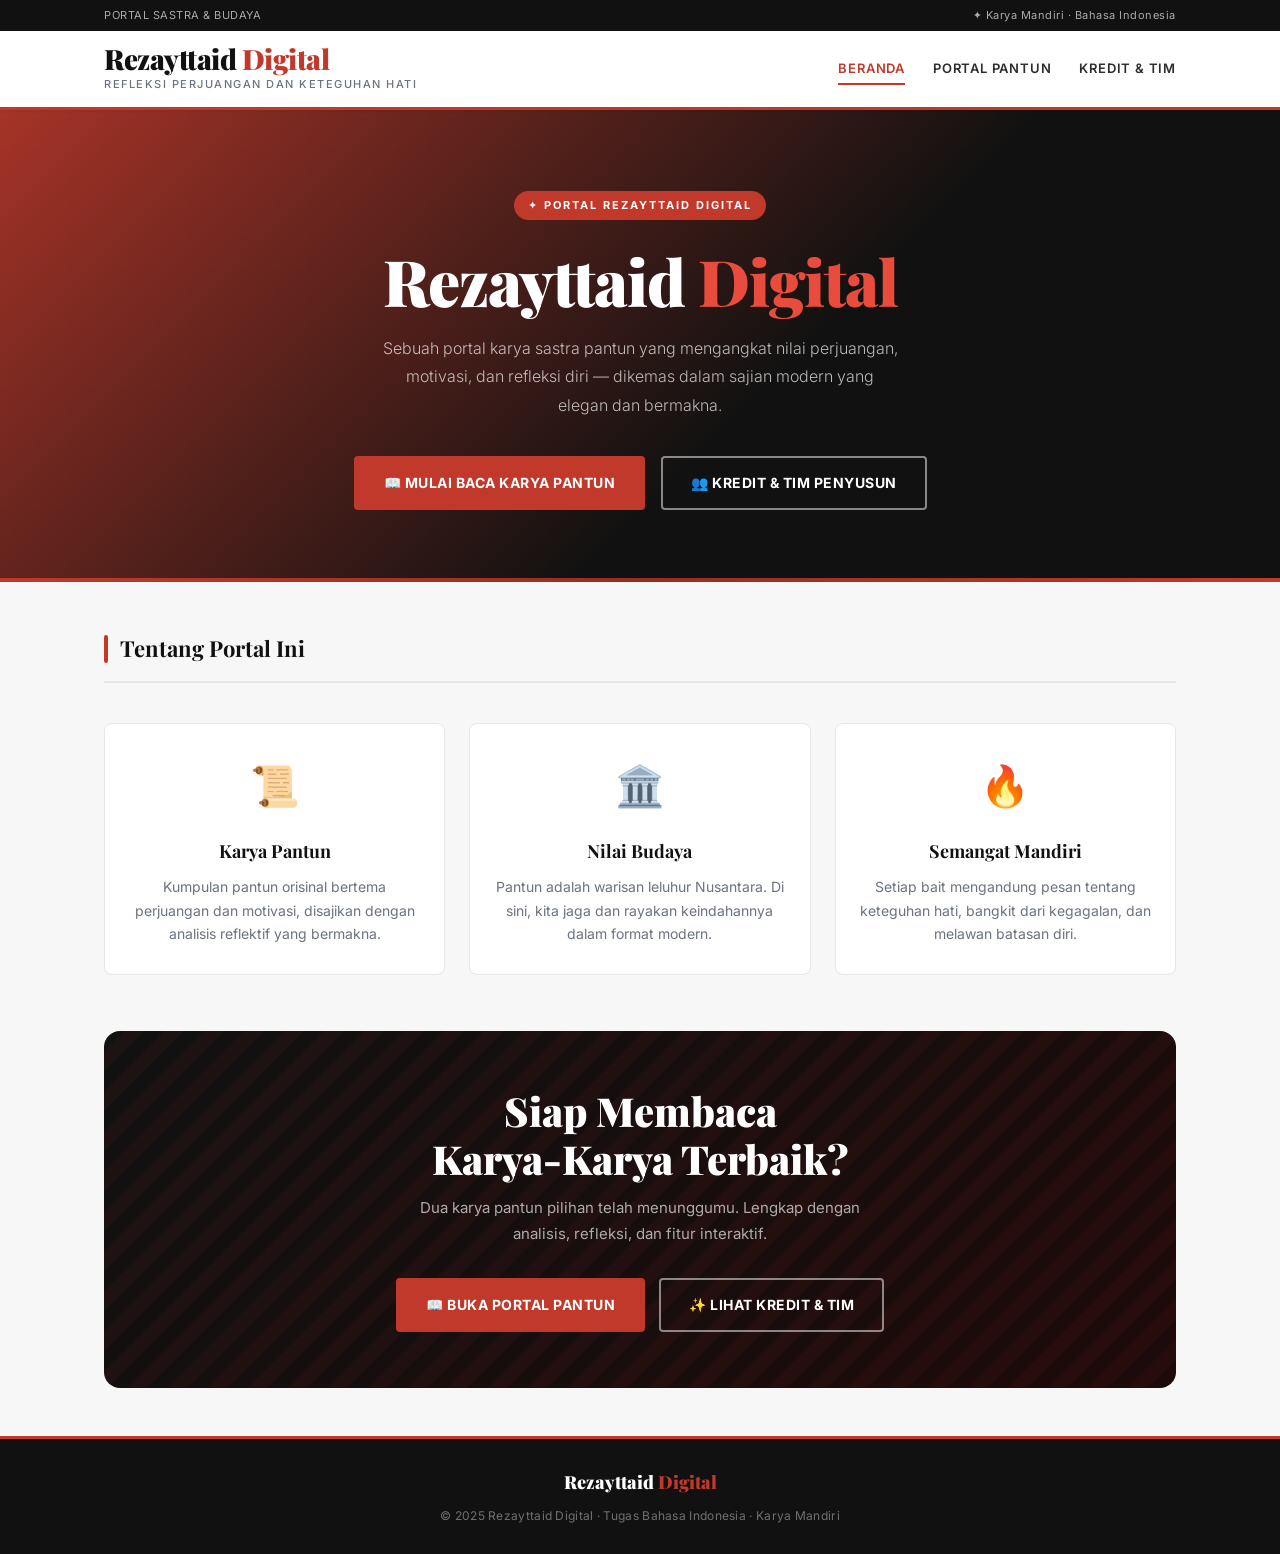
<file: public/index.html>
﻿<!DOCTYPE html>
<html lang="id">
<head>
  <meta charset="UTF-8" />
  <meta name="viewport" content="width=device-width, initial-scale=1.0" />
  <meta name="description" content="Rezayttaid Digital — Portal karya sastra dan pantun perjuangan. Refleksi, motivasi, dan keteguhan hati dalam rangkaian kata." />
  <meta name="theme-color" content="#c0392b" />

  <!-- Open Graph -->
  <meta property="og:title" content="Rezayttaid Digital" />
  <meta property="og:description" content="Refleksi Perjuangan dan Keteguhan Hati" />
  <meta property="og:type" content="website" />

  <title>Rezayttaid Digital — Refleksi Perjuangan dan Keteguhan Hati</title>
  <link rel="stylesheet" href="style.css" />

  <!-- Favicon inline SVG -->
  <link rel="icon" href="data:image/svg+xml,<svg xmlns='http://www.w3.org/2000/svg' viewBox='0 0 100 100'><text y='.9em' font-size='90'>📖</text></svg>" />
</head>
<body>

  <!-- ====== SITE HEADER ====== -->
  <header class="site-header" role="banner">
    <div class="header-top">
      <div class="header-top-inner">
        <span class="header-date" id="headerDate">Portal Sastra & Budaya</span>
        <span class="header-tagline-top">✦ Karya Mandiri · Bahasa Indonesia</span>
      </div>
    </div>
    <div class="header-main">
      <a href="index.html" class="site-logo" aria-label="Beranda Rezayttaid Digital">
        <span class="logo-name">Rezayttaid<span> Digital</span></span>
        <span class="logo-tagline">Refleksi Perjuangan dan Keteguhan Hati</span>
      </a>
      <nav class="site-nav" aria-label="Navigasi utama">
        <a href="index.html" class="nav-link">Beranda</a>
        <a href="portal.html" class="nav-link">Portal Pantun</a>
        <a href="credit.html" class="nav-link">Kredit & Tim</a>
      </nav>
      <button class="nav-toggle" aria-label="Buka menu" aria-expanded="false" aria-controls="siteNav">
        <span></span>
        <span></span>
        <span></span>
      </button>
    </div>
  </header>

  <!-- ====== HERO SECTION ====== -->
  <section class="hero" aria-labelledby="heroTitle">
    <div class="hero-inner">
      <span class="hero-badge">✦ Portal Rezayttaid Digital</span>
      <h1 class="hero-title" id="heroTitle">
        Rezayttaid<span> Digital</span>
      </h1>
      <p class="hero-subtitle">
        Sebuah portal karya sastra pantun yang mengangkat nilai
        perjuangan, motivasi, dan refleksi diri — dikemas dalam
        sajian modern yang elegan dan bermakna.
      </p>
      <div class="hero-buttons">
        <a href="portal.html" class="btn btn-primary">
          📖 Mulai Baca Karya Pantun
        </a>
        <a href="credit.html" class="btn btn-secondary">
          👥 Kredit &amp; Tim Penyusun
        </a>
      </div>
    </div>
  </section>

  <!-- ====== MAIN CONTENT ====== -->
  <main class="main-content" id="main">

    <!-- Feature highlights -->
    <section aria-labelledby="featuresHeading">
      <div class="section-heading">
        <div class="section-heading-bar" aria-hidden="true"></div>
        <h2 id="featuresHeading">Tentang Portal Ini</h2>
      </div>

      <div class="features-grid">
        <div class="feature-card">
          <span class="feature-icon" aria-hidden="true">📜</span>
          <h3>Karya Pantun</h3>
          <p>Kumpulan pantun orisinal bertema perjuangan dan motivasi, disajikan dengan analisis reflektif yang bermakna.</p>
        </div>
        <div class="feature-card">
          <span class="feature-icon" aria-hidden="true">🏛️</span>
          <h3>Nilai Budaya</h3>
          <p>Pantun adalah warisan leluhur Nusantara. Di sini, kita jaga dan rayakan keindahannya dalam format modern.</p>
        </div>
        <div class="feature-card">
          <span class="feature-icon" aria-hidden="true">🔥</span>
          <h3>Semangat Mandiri</h3>
          <p>Setiap bait mengandung pesan tentang keteguhan hati, bangkit dari kegagalan, dan melawan batasan diri.</p>
        </div>
      </div>
    </section>

    <!-- CTA Section -->
    <section class="cta-section" aria-labelledby="ctaHeading">
      <h2 class="cta-title" id="ctaHeading">
        Siap Membaca<br>Karya-Karya Terbaik?
      </h2>
      <p class="cta-subtitle">
        Dua karya pantun pilihan telah menunggumu. Lengkap dengan
        analisis, refleksi, dan fitur interaktif.
      </p>
      <div class="cta-buttons">
        <a href="portal.html" class="btn btn-primary">
          📖 Buka Portal Pantun
        </a>
        <a href="credit.html" class="btn btn-secondary">
          ✨ Lihat Kredit & Tim
        </a>
      </div>
    </section>

  </main>

  <!-- ====== FOOTER ====== -->
  <footer class="site-footer" role="contentinfo">
    <div class="footer-inner">
      <div class="footer-logo">Rezayttaid<span> Digital</span></div>
      <p class="footer-text">
        &copy; 2025 Rezayttaid Digital · Tugas Bahasa Indonesia · Karya Mandiri
      </p>
    </div>
  </footer>

  <!-- Scroll to top button -->
  <button class="scroll-top" id="scrollTop" aria-label="Kembali ke atas">↑</button>

  <script src="main.js"></script>
</body>
</html>
</file>
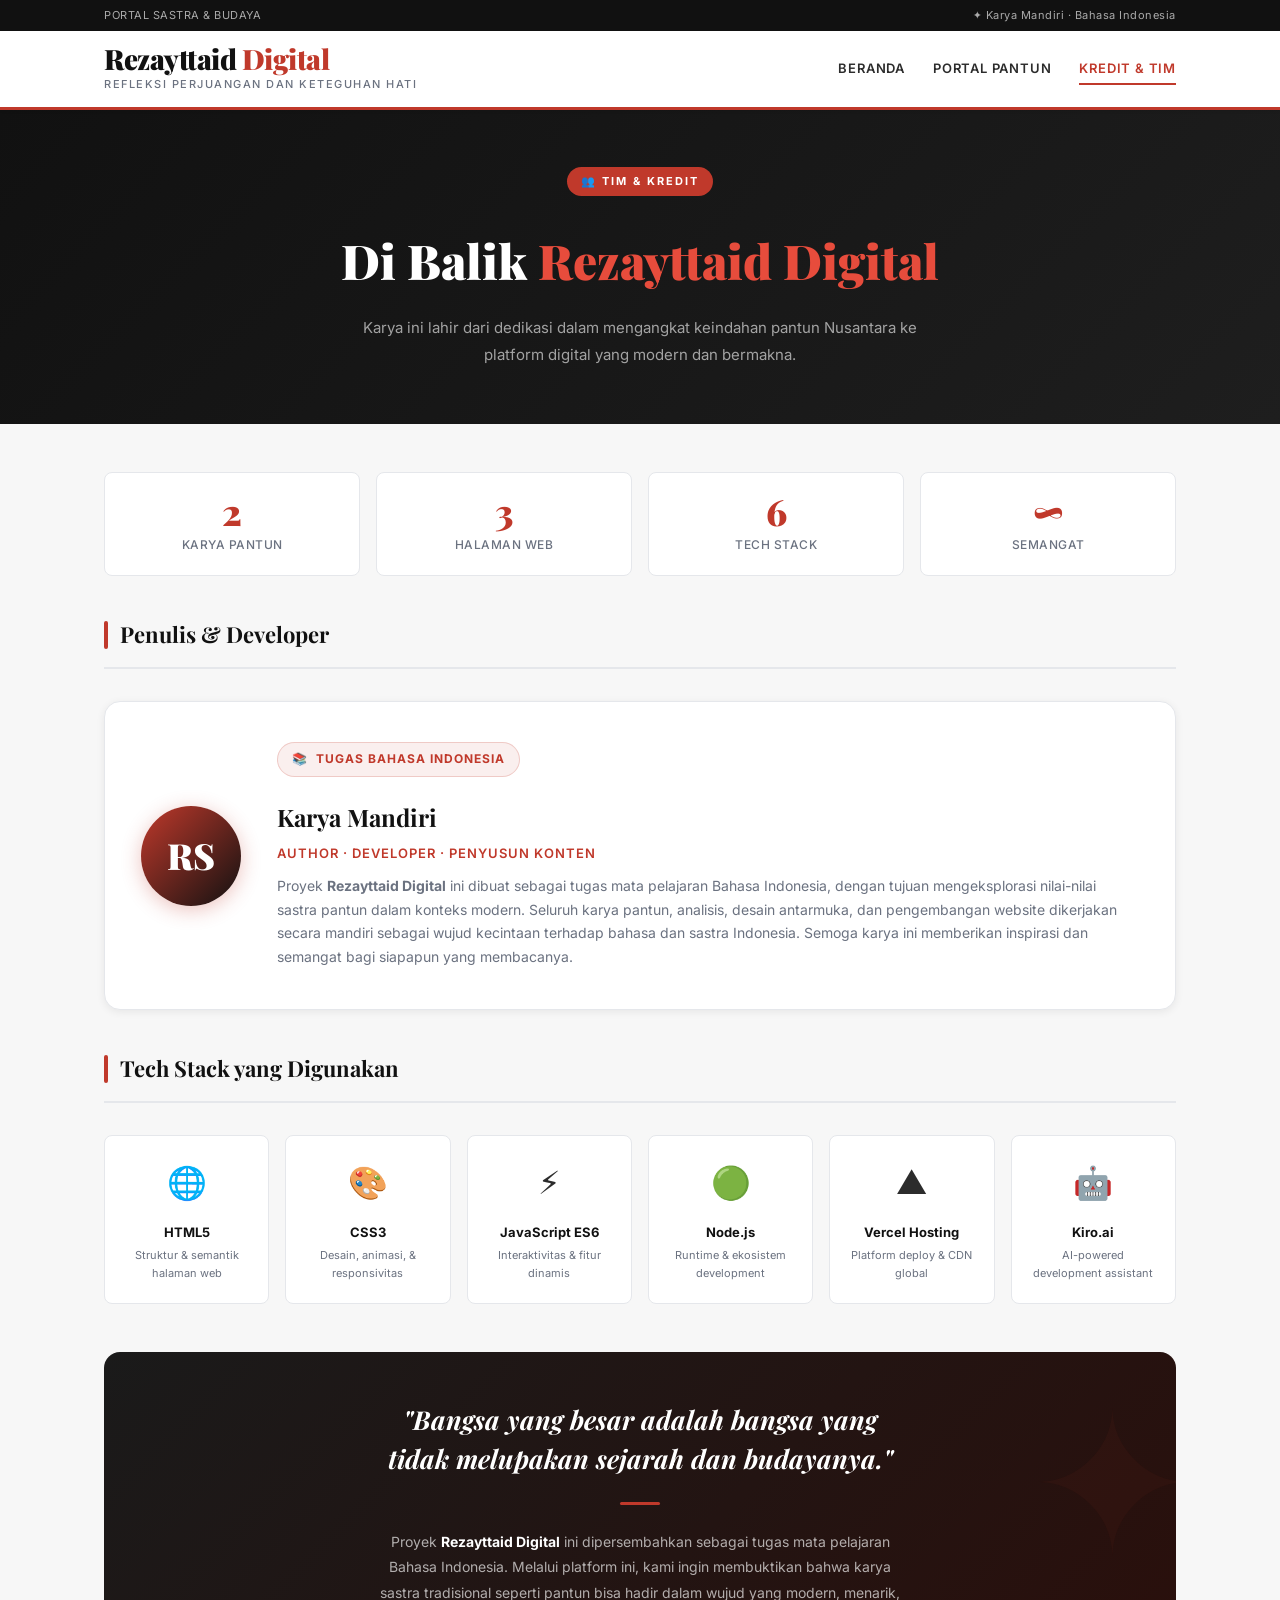
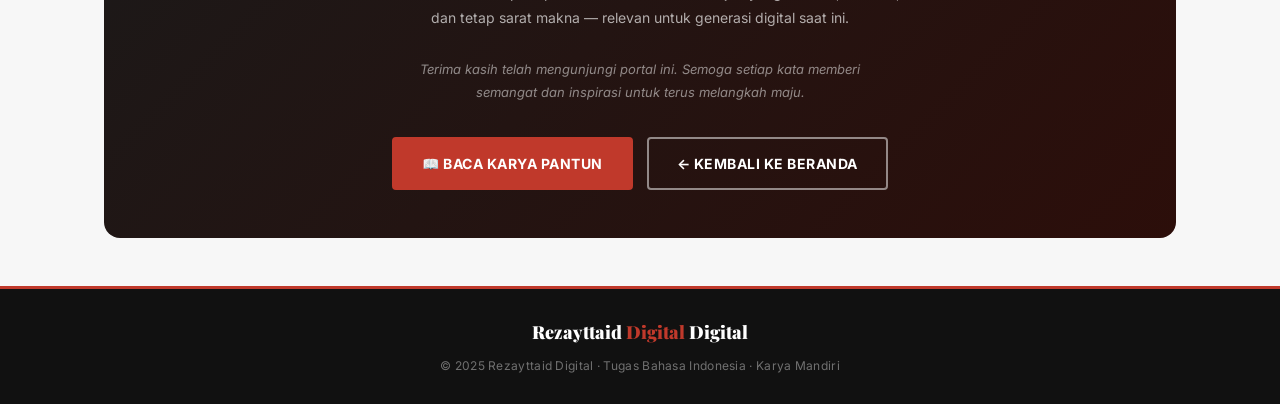
<file: public/credit.html>
﻿<!DOCTYPE html>
<html lang="id">
<head>
  <meta charset="UTF-8" />
  <meta name="viewport" content="width=device-width, initial-scale=1.0" />
  <meta name="description" content="Kredit & Tim Penyusun Rezayttaid Digital — Profil author, developer, dan tech stack yang digunakan." />
  <meta name="theme-color" content="#c0392b" />

  <meta property="og:title" content="Kredit & Tim — Rezayttaid Digital" />
  <meta property="og:description" content="Profil penyusun dan teknologi di balik Rezayttaid Digital." />

  <title>Kredit &amp; Tim — Rezayttaid Digital</title>
  <link rel="stylesheet" href="style.css" />
  <link rel="icon" href="data:image/svg+xml,<svg xmlns='http://www.w3.org/2000/svg' viewBox='0 0 100 100'><text y='.9em' font-size='90'>📖</text></svg>" />

  <style>
    /* Additional styles specific to credit page */
    .credit-stats {
      display: grid;
      grid-template-columns: repeat(auto-fit, minmax(140px, 1fr));
      gap: 16px;
      margin-bottom: 40px;
    }

    .stat-card {
      background: var(--color-bg-white);
      border: 1px solid var(--color-border);
      border-radius: var(--radius-md);
      padding: 20px 16px;
      text-align: center;
    }

    .stat-number {
      font-family: var(--font-heading);
      font-size: 36px;
      font-weight: 900;
      color: var(--color-primary);
      line-height: 1;
      margin-bottom: 6px;
    }

    .stat-label {
      font-size: 12px;
      color: var(--color-text-muted);
      font-weight: 500;
      text-transform: uppercase;
      letter-spacing: 0.5px;
    }

    .tugas-badge {
      display: inline-flex;
      align-items: center;
      gap: 8px;
      background: rgba(192,57,43,0.08);
      border: 1px solid rgba(192,57,43,0.2);
      color: var(--color-primary);
      font-size: 12px;
      font-weight: 700;
      letter-spacing: 1px;
      text-transform: uppercase;
      padding: 6px 14px;
      border-radius: var(--radius-full);
      margin-bottom: 20px;
    }
  </style>
</head>
<body>

  <!-- ====== SITE HEADER ====== -->
  <header class="site-header" role="banner">
    <div class="header-top">
      <div class="header-top-inner">
        <span class="header-date">Portal Sastra &amp; Budaya</span>
        <span class="header-tagline-top">✦ Karya Mandiri · Bahasa Indonesia</span>
      </div>
    </div>
    <div class="header-main">
      <a href="index.html" class="site-logo" aria-label="Beranda Rezayttaid Digital">
        <span class="logo-name">Rezayttaid<span> Digital</span></span>
        <span class="logo-tagline">Refleksi Perjuangan dan Keteguhan Hati</span>
      </a>
      <nav class="site-nav" aria-label="Navigasi utama">
        <a href="index.html" class="nav-link">Beranda</a>
        <a href="portal.html" class="nav-link">Portal Pantun</a>
        <a href="credit.html" class="nav-link active">Kredit &amp; Tim</a>
      </nav>
      <button class="nav-toggle" aria-label="Buka menu" aria-expanded="false">
        <span></span>
        <span></span>
        <span></span>
      </button>
    </div>
  </header>

  <!-- ====== CREDIT HERO ====== -->
  <section class="credit-hero" aria-labelledby="creditHeroTitle">
    <div class="credit-hero-inner">
      <span class="hero-badge">👥 Tim &amp; Kredit</span>
      <h1 class="credit-title" id="creditHeroTitle">
        Di Balik <span>Rezayttaid Digital</span>
      </h1>
      <p class="credit-subtitle">
        Karya ini lahir dari dedikasi dalam mengangkat keindahan
        pantun Nusantara ke platform digital yang modern dan bermakna.
      </p>
    </div>
  </section>

  <!-- ====== MAIN CONTENT ====== -->
  <main class="credit-main" id="main">

    <!-- Stats -->
    <div class="credit-stats" role="list" aria-label="Statistik proyek">
      <div class="stat-card" role="listitem">
        <div class="stat-number">2</div>
        <div class="stat-label">Karya Pantun</div>
      </div>
      <div class="stat-card" role="listitem">
        <div class="stat-number">3</div>
        <div class="stat-label">Halaman Web</div>
      </div>
      <div class="stat-card" role="listitem">
        <div class="stat-number">6</div>
        <div class="stat-label">Tech Stack</div>
      </div>
      <div class="stat-card" role="listitem">
        <div class="stat-number">∞</div>
        <div class="stat-label">Semangat</div>
      </div>
    </div>

    <!-- ====== PROFILE CARD — AUTHOR ====== -->
    <section aria-labelledby="authorHeading">
      <div class="section-heading">
        <div class="section-heading-bar" aria-hidden="true"></div>
        <h2 id="authorHeading">Penulis &amp; Developer</h2>
      </div>

      <div class="profile-card">
        <div class="profile-avatar" aria-hidden="true">RS</div>
        <div class="profile-info">
          <div class="tugas-badge">
            <span>📚</span> Tugas Bahasa Indonesia
          </div>
          <h2>Karya Mandiri</h2>
          <p class="profile-role">Author · Developer · Penyusun Konten</p>
          <p class="profile-bio">
            Proyek <strong>Rezayttaid Digital</strong> ini dibuat sebagai tugas mata pelajaran
            Bahasa Indonesia, dengan tujuan mengeksplorasi nilai-nilai sastra pantun dalam
            konteks modern. Seluruh karya pantun, analisis, desain antarmuka, dan pengembangan
            website dikerjakan secara mandiri sebagai wujud kecintaan terhadap bahasa dan sastra
            Indonesia. Semoga karya ini memberikan inspirasi dan semangat bagi siapapun yang membacanya.
          </p>
        </div>
      </div>
    </section>

    <!-- ====== TECH STACK ====== -->
    <section class="tech-stack-section" aria-labelledby="techHeading">
      <div class="section-heading">
        <div class="section-heading-bar" aria-hidden="true"></div>
        <h2 id="techHeading">Tech Stack yang Digunakan</h2>
      </div>

      <div class="tech-grid" role="list">

        <div class="tech-item" role="listitem">
          <span class="tech-icon" aria-hidden="true">🌐</span>
          <div class="tech-name">HTML5</div>
          <div class="tech-desc">Struktur &amp; semantik halaman web</div>
        </div>

        <div class="tech-item" role="listitem">
          <span class="tech-icon" aria-hidden="true">🎨</span>
          <div class="tech-name">CSS3</div>
          <div class="tech-desc">Desain, animasi, &amp; responsivitas</div>
        </div>

        <div class="tech-item" role="listitem">
          <span class="tech-icon" aria-hidden="true">⚡</span>
          <div class="tech-name">JavaScript ES6</div>
          <div class="tech-desc">Interaktivitas &amp; fitur dinamis</div>
        </div>

        <div class="tech-item" role="listitem">
          <span class="tech-icon" aria-hidden="true">🟢</span>
          <div class="tech-name">Node.js</div>
          <div class="tech-desc">Runtime &amp; ekosistem development</div>
        </div>

        <div class="tech-item" role="listitem">
          <span class="tech-icon" aria-hidden="true">▲</span>
          <div class="tech-name">Vercel Hosting</div>
          <div class="tech-desc">Platform deploy &amp; CDN global</div>
        </div>

        <div class="tech-item" role="listitem">
          <span class="tech-icon" aria-hidden="true">🤖</span>
          <div class="tech-name">Kiro.ai</div>
          <div class="tech-desc">AI-powered development assistant</div>
        </div>

      </div>
    </section>

    <!-- ====== CLOSING MESSAGE ====== -->
    <section aria-labelledby="closingHeading" style="margin-top: 48px;">
      <div class="closing-card">
        <p class="closing-quote" id="closingHeading">
          "Bangsa yang besar adalah bangsa yang<br>
          tidak melupakan sejarah dan budayanya."
        </p>
        <div class="closing-divider" aria-hidden="true"></div>
        <p class="closing-text">
          Proyek <strong style="color:#fff;">Rezayttaid Digital</strong> ini dipersembahkan
          sebagai tugas mata pelajaran Bahasa Indonesia. Melalui platform ini, kami ingin
          membuktikan bahwa karya sastra tradisional seperti pantun bisa hadir dalam wujud
          yang modern, menarik, dan tetap sarat makna — relevan untuk generasi digital saat ini.
        </p>
        <p class="closing-text" style="margin-bottom: 32px; font-style: italic; color: rgba(255,255,255,0.5); font-size: 13px;">
          Terima kasih telah mengunjungi portal ini. Semoga setiap kata memberi<br>
          semangat dan inspirasi untuk terus melangkah maju.
        </p>
        <div class="cta-buttons">
          <a href="portal.html" class="btn btn-primary">
            📖 Baca Karya Pantun
          </a>
          <a href="index.html" class="btn btn-secondary">
            ← Kembali ke Beranda
          </a>
        </div>
      </div>
    </section>

  </main>

  <!-- ====== FOOTER ====== -->
  <footer class="site-footer" role="contentinfo">
    <div class="footer-inner">
      <div class="footer-logo">Rezayttaid<span> Digital</span> Digital</div>
      <p class="footer-text">
        &copy; 2025 Rezayttaid Digital · Tugas Bahasa Indonesia · Karya Mandiri
      </p>
    </div>
  </footer>

  <button class="scroll-top" id="scrollTop" aria-label="Kembali ke atas">↑</button>

  <script src="main.js"></script>
</body>
</html>
</file>
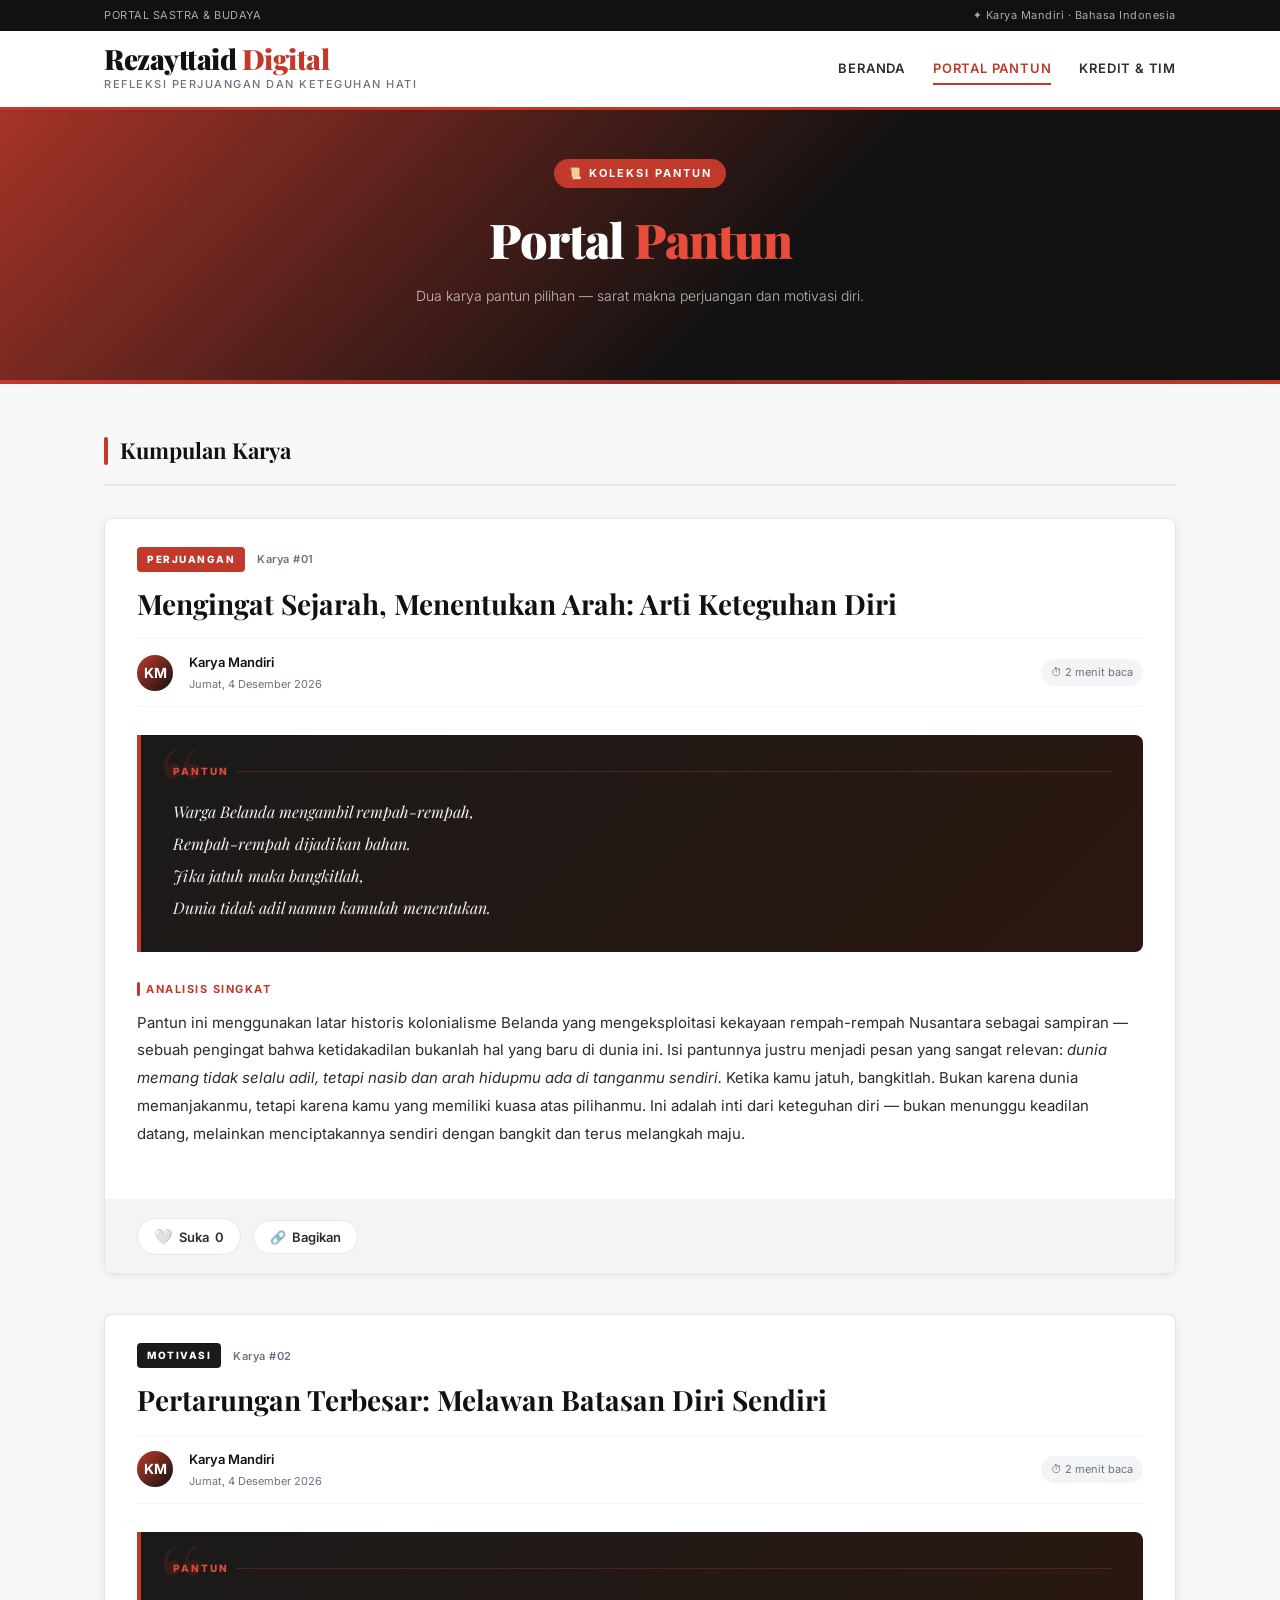
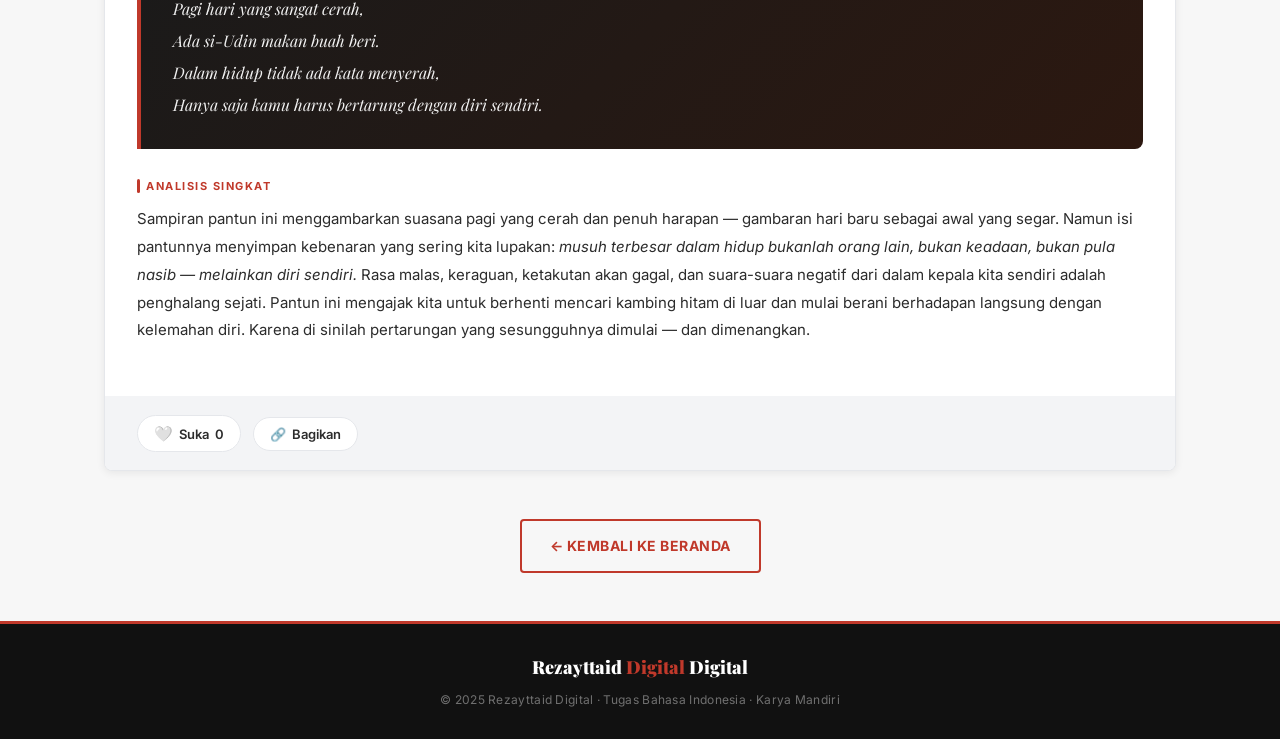
<file: public/portal.html>
﻿<!DOCTYPE html>
<html lang="id">
<head>
  <meta charset="UTF-8" />
  <meta name="viewport" content="width=device-width, initial-scale=1.0" />
  <meta name="description" content="Portal Pantun Rezayttaid Digital — Kumpulan karya pantun perjuangan dan motivasi dengan analisis reflektif." />
  <meta name="theme-color" content="#c0392b" />

  <meta property="og:title" content="Portal Pantun — Rezayttaid Digital" />
  <meta property="og:description" content="Karya pantun perjuangan dan motivasi dengan analisis mendalam." />

  <title>Portal Pantun — Rezayttaid Digital</title>
  <link rel="stylesheet" href="style.css" />
  <link rel="icon" href="data:image/svg+xml,<svg xmlns='http://www.w3.org/2000/svg' viewBox='0 0 100 100'><text y='.9em' font-size='90'>📖</text></svg>" />
</head>
<body>

  <!-- ====== SITE HEADER ====== -->
  <header class="site-header" role="banner">
    <div class="header-top">
      <div class="header-top-inner">
        <span class="header-date">Portal Sastra &amp; Budaya</span>
        <span class="header-tagline-top">✦ Karya Mandiri · Bahasa Indonesia</span>
      </div>
    </div>
    <div class="header-main">
      <a href="index.html" class="site-logo" aria-label="Beranda Rezayttaid Digital">
        <span class="logo-name">Rezayttaid<span> Digital</span></span>
        <span class="logo-tagline">Refleksi Perjuangan dan Keteguhan Hati</span>
      </a>
      <nav class="site-nav" aria-label="Navigasi utama">
        <a href="index.html" class="nav-link">Beranda</a>
        <a href="portal.html" class="nav-link active">Portal Pantun</a>
        <a href="credit.html" class="nav-link">Kredit &amp; Tim</a>
      </nav>
      <button class="nav-toggle" aria-label="Buka menu" aria-expanded="false">
        <span></span>
        <span></span>
        <span></span>
      </button>
    </div>
  </header>

  <!-- ====== PAGE HERO ====== -->
  <section class="hero" style="padding: 48px 24px 40px;" aria-label="Judul halaman">
    <div class="hero-inner">
      <span class="hero-badge">📜 Koleksi Pantun</span>
      <h1 class="hero-title" style="font-size: clamp(28px, 5vw, 48px);">
        Portal <span>Pantun</span>
      </h1>
      <p class="hero-subtitle" style="font-size: 14px;">
        Dua karya pantun pilihan — sarat makna perjuangan dan motivasi diri.
      </p>
    </div>
  </section>

  <!-- ====== MAIN CONTENT ====== -->
  <main class="main-content" id="main">

    <div class="section-heading">
      <div class="section-heading-bar" aria-hidden="true"></div>
      <h2>Kumpulan Karya</h2>
    </div>

    <div class="articles-list">

      <!-- ==============================
           ARTIKEL 1 — PERJUANGAN
           ============================== -->
      <article class="article-card" aria-labelledby="article1-title">

        <div class="article-card-header">
          <div class="article-meta-top">
            <span class="badge badge-perjuangan">Perjuangan</span>
            <span class="article-number">Karya #01</span>
          </div>

          <h2 class="article-title" id="article1-title">
            Mengingat Sejarah, Menentukan Arah: Arti Keteguhan Diri
          </h2>

          <div class="article-byline" role="contentinfo" aria-label="Informasi penulis">
            <div class="byline-avatar" aria-hidden="true">KM</div>
            <div class="byline-info">
              <span class="byline-author">Karya Mandiri</span>
              <time class="byline-date" data-today></time>
            </div>
            <span class="byline-read-time" aria-label="Estimasi waktu baca">⏱ 2 menit baca</span>
          </div>
        </div>

        <div class="article-card-body">

          <!-- Pantun -->
          <blockquote class="pantun-block" aria-label="Isi pantun">
            <div class="pantun-label" aria-hidden="true">Pantun</div>
            <div class="pantun-lines">
              <p>Warga Belanda mengambil rempah-rempah,</p>
              <p>Rempah-rempah dijadikan bahan.</p>
              <p>Jika jatuh maka bangkitlah,</p>
              <p>Dunia tidak adil namun kamulah menentukan.</p>
            </div>
          </blockquote>

          <!-- Analisis -->
          <div class="analisis-section">
            <div class="analisis-label" aria-hidden="true">Analisis Singkat</div>
            <p class="analisis-text">
              Pantun ini menggunakan latar historis kolonialisme Belanda yang mengeksploitasi
              kekayaan rempah-rempah Nusantara sebagai sampiran — sebuah pengingat bahwa
              ketidakadilan bukanlah hal yang baru di dunia ini. Isi pantunnya justru menjadi
              pesan yang sangat relevan: <em>dunia memang tidak selalu adil, tetapi nasib
              dan arah hidupmu ada di tanganmu sendiri.</em> Ketika kamu jatuh, bangkitlah.
              Bukan karena dunia memanjakanmu, tetapi karena kamu yang memiliki kuasa atas
              pilihanmu. Ini adalah inti dari keteguhan diri — bukan menunggu keadilan datang,
              melainkan menciptakannya sendiri dengan bangkit dan terus melangkah maju.
            </p>
          </div>

        </div>

        <!-- Action Footer -->
        <div class="article-card-footer">
          <button
            class="btn-like"
            data-article="artikel-1"
            aria-label="Suka artikel ini"
            aria-pressed="false"
          >
            <span class="like-icon" aria-hidden="true">🤍</span>
            <span>Suka</span>
            <span class="like-count">0</span>
          </button>

          <button
            class="btn-share"
            data-title="Mengingat Sejarah, Menentukan Arah"
            data-text="Pantun perjuangan dari Rezayttaid Digital — Jika jatuh maka bangkitlah!"
            aria-label="Bagikan artikel ini"
          >
            <span aria-hidden="true">🔗</span>
            Bagikan
          </button>
        </div>

      </article>

      <!-- ==============================
           ARTIKEL 2 — MOTIVASI
           ============================== -->
      <article class="article-card" aria-labelledby="article2-title">

        <div class="article-card-header">
          <div class="article-meta-top">
            <span class="badge badge-motivasi">Motivasi</span>
            <span class="article-number">Karya #02</span>
          </div>

          <h2 class="article-title" id="article2-title">
            Pertarungan Terbesar: Melawan Batasan Diri Sendiri
          </h2>

          <div class="article-byline" role="contentinfo" aria-label="Informasi penulis">
            <div class="byline-avatar" aria-hidden="true">KM</div>
            <div class="byline-info">
              <span class="byline-author">Karya Mandiri</span>
              <time class="byline-date" data-today></time>
            </div>
            <span class="byline-read-time" aria-label="Estimasi waktu baca">⏱ 2 menit baca</span>
          </div>
        </div>

        <div class="article-card-body">

          <!-- Pantun -->
          <blockquote class="pantun-block" aria-label="Isi pantun">
            <div class="pantun-label" aria-hidden="true">Pantun</div>
            <div class="pantun-lines">
              <p>Pagi hari yang sangat cerah,</p>
              <p>Ada si-Udin makan buah beri.</p>
              <p>Dalam hidup tidak ada kata menyerah,</p>
              <p>Hanya saja kamu harus bertarung dengan diri sendiri.</p>
            </div>
          </blockquote>

          <!-- Analisis -->
          <div class="analisis-section">
            <div class="analisis-label" aria-hidden="true">Analisis Singkat</div>
            <p class="analisis-text">
              Sampiran pantun ini menggambarkan suasana pagi yang cerah dan penuh harapan —
              gambaran hari baru sebagai awal yang segar. Namun isi pantunnya menyimpan
              kebenaran yang sering kita lupakan: <em>musuh terbesar dalam hidup bukanlah
              orang lain, bukan keadaan, bukan pula nasib — melainkan diri sendiri.</em>
              Rasa malas, keraguan, ketakutan akan gagal, dan suara-suara negatif dari dalam
              kepala kita sendiri adalah penghalang sejati. Pantun ini mengajak kita untuk
              berhenti mencari kambing hitam di luar dan mulai berani berhadapan langsung
              dengan kelemahan diri. Karena di sinilah pertarungan yang sesungguhnya dimulai
              — dan dimenangkan.
            </p>
          </div>

        </div>

        <!-- Action Footer -->
        <div class="article-card-footer">
          <button
            class="btn-like"
            data-article="artikel-2"
            aria-label="Suka artikel ini"
            aria-pressed="false"
          >
            <span class="like-icon" aria-hidden="true">🤍</span>
            <span>Suka</span>
            <span class="like-count">0</span>
          </button>

          <button
            class="btn-share"
            data-title="Pertarungan Terbesar: Melawan Batasan Diri Sendiri"
            data-text="Pantun motivasi dari Rezayttaid Digital — Bertarung dengan diri sendiri!"
            aria-label="Bagikan artikel ini"
          >
            <span aria-hidden="true">🔗</span>
            Bagikan
          </button>
        </div>

      </article>

    </div><!-- /articles-list -->

    <!-- Navigation back -->
    <div style="margin-top: 48px; text-align: center;">
      <a href="index.html" class="btn btn-outline">
        ← Kembali ke Beranda
      </a>
    </div>

  </main>

  <!-- ====== FOOTER ====== -->
  <footer class="site-footer" role="contentinfo">
    <div class="footer-inner">
      <div class="footer-logo">Rezayttaid<span> Digital</span> Digital</div>
      <p class="footer-text">
        &copy; 2025 Rezayttaid Digital · Tugas Bahasa Indonesia · Karya Mandiri
      </p>
    </div>
  </footer>

  <button class="scroll-top" id="scrollTop" aria-label="Kembali ke atas">↑</button>

  <script src="main.js"></script>
  <script>
    // Update aria-pressed on like buttons based on liked state
    document.addEventListener('DOMContentLoaded', () => {
      document.querySelectorAll('.btn-like').forEach(btn => {
        const articleId = btn.dataset.article;
        if (!articleId) return;
        const storageKey = `rezayttaid_like_${articleId}`;
        const saved = JSON.parse(localStorage.getItem(storageKey) || '{"liked":false}');
        btn.setAttribute('aria-pressed', String(saved.liked));

        // Update icon based on liked state
        const icon = btn.querySelector('.like-icon');
        if (icon) icon.textContent = saved.liked ? '❤️' : '🤍';

        btn.addEventListener('click', () => {
          const isLiked = btn.classList.contains('liked');
          btn.setAttribute('aria-pressed', String(isLiked));
          if (icon) icon.textContent = isLiked ? '❤️' : '🤍';
        });
      });
    });
  </script>
</body>
</html>
</file>
<file: public/style.css>
﻿/* ============================================
   Rezayttaid Digital - Main Stylesheet
   Portal Berita & Sastra Digital
   ============================================ */

/* --- Google Fonts Import --- */
@import url('https://fonts.googleapis.com/css2?family=Playfair+Display:wght@400;700;900&family=Inter:wght@300;400;500;600;700&display=swap');

/* --- CSS Variables (Design Tokens) --- */
:root {
  --color-primary: #c0392b;       /* Merah portal berita */
  --color-primary-dark: #962d22;
  --color-primary-light: #e74c3c;
  --color-black: #111111;
  --color-dark: #1a1a1a;
  --color-text: #2c2c2c;
  --color-text-muted: #6b7280;
  --color-text-light: #9ca3af;
  --color-bg: #f7f7f7;
  --color-bg-white: #ffffff;
  --color-bg-card: #ffffff;
  --color-border: #e5e7eb;
  --color-border-light: #f3f4f6;
  --color-accent: #111111;

  --font-heading: 'Playfair Display', Georgia, serif;
  --font-body: 'Inter', system-ui, sans-serif;

  --shadow-sm: 0 1px 3px rgba(0,0,0,0.08);
  --shadow-md: 0 4px 16px rgba(0,0,0,0.10);
  --shadow-lg: 0 8px 32px rgba(0,0,0,0.14);
  --shadow-card: 0 2px 8px rgba(0,0,0,0.07);

  --radius-sm: 4px;
  --radius-md: 8px;
  --radius-lg: 16px;
  --radius-full: 9999px;

  --transition: 0.2s ease;
  --max-width: 1120px;
}

/* --- Reset & Base --- */
*, *::before, *::after {
  box-sizing: border-box;
  margin: 0;
  padding: 0;
}

html {
  scroll-behavior: smooth;
  font-size: 16px;
}

body {
  font-family: var(--font-body);
  background-color: var(--color-bg);
  color: var(--color-text);
  line-height: 1.7;
  -webkit-font-smoothing: antialiased;
}

img {
  max-width: 100%;
  display: block;
}

a {
  color: inherit;
  text-decoration: none;
}

ul, ol {
  list-style: none;
}

/* ============================================
   HEADER / NAVBAR
   ============================================ */
.site-header {
  background: var(--color-bg-white);
  border-bottom: 3px solid var(--color-primary);
  position: sticky;
  top: 0;
  z-index: 100;
  box-shadow: var(--shadow-sm);
}

.header-top {
  background: var(--color-black);
  padding: 6px 0;
}

.header-top-inner {
  max-width: var(--max-width);
  margin: 0 auto;
  padding: 0 24px;
  display: flex;
  justify-content: space-between;
  align-items: center;
}

.header-date {
  font-size: 11px;
  color: #aaa;
  letter-spacing: 0.5px;
  text-transform: uppercase;
}

.header-tagline-top {
  font-size: 11px;
  color: #aaa;
  letter-spacing: 0.5px;
}

.header-main {
  max-width: var(--max-width);
  margin: 0 auto;
  padding: 14px 24px;
  display: flex;
  align-items: center;
  justify-content: space-between;
  gap: 20px;
}

.site-logo {
  display: flex;
  flex-direction: column;
  gap: 2px;
}

.logo-name {
  font-family: var(--font-heading);
  font-size: 28px;
  font-weight: 900;
  color: var(--color-black);
  letter-spacing: -0.5px;
  line-height: 1;
}

.logo-name span {
  color: var(--color-primary);
}

.logo-tagline {
  font-size: 11px;
  color: var(--color-text-muted);
  letter-spacing: 1.5px;
  text-transform: uppercase;
  font-weight: 500;
}

.site-nav {
  display: flex;
  gap: 28px;
  align-items: center;
}

.nav-link {
  font-size: 13px;
  font-weight: 600;
  color: var(--color-text);
  text-transform: uppercase;
  letter-spacing: 0.8px;
  padding: 4px 0;
  border-bottom: 2px solid transparent;
  transition: color var(--transition), border-color var(--transition);
}

.nav-link:hover,
.nav-link.active {
  color: var(--color-primary);
  border-bottom-color: var(--color-primary);
}

/* Hamburger menu (mobile) */
.nav-toggle {
  display: none;
  background: none;
  border: none;
  cursor: pointer;
  padding: 4px;
  flex-direction: column;
  gap: 5px;
}

.nav-toggle span {
  display: block;
  width: 24px;
  height: 2px;
  background: var(--color-black);
  border-radius: 2px;
  transition: transform var(--transition), opacity var(--transition);
}

/* ============================================
   HERO / BANNER SECTION
   ============================================ */
.hero {
  background: var(--color-black);
  background-image:
    linear-gradient(135deg, rgba(192,57,43,0.85) 0%, rgba(17,17,17,0.97) 60%),
    url("data:image/svg+xml,%3Csvg width='60' height='60' viewBox='0 0 60 60' xmlns='http://www.w3.org/2000/svg'%3E%3Cg fill='none' fill-rule='evenodd'%3E%3Cg fill='%23ffffff' fill-opacity='0.03'%3E%3Cpath d='M36 34v-4h-2v4h-4v2h4v4h2v-4h4v-2h-4zm0-30V0h-2v4h-4v2h4v4h2V6h4V4h-4zM6 34v-4H4v4H0v2h4v4h2v-4h4v-2H6zM6 4V0H4v4H0v2h4v4h2V6h4V4H6z'/%3E%3C/g%3E%3C/g%3E%3C/svg%3E");
  padding: 80px 24px 72px;
  text-align: center;
  position: relative;
  overflow: hidden;
}

.hero::after {
  content: '';
  position: absolute;
  bottom: 0;
  left: 0;
  right: 0;
  height: 4px;
  background: linear-gradient(90deg, var(--color-primary), var(--color-primary-dark), var(--color-primary));
}

.hero-inner {
  max-width: 700px;
  margin: 0 auto;
}

.hero-badge {
  display: inline-block;
  background: var(--color-primary);
  color: #fff;
  font-size: 11px;
  font-weight: 700;
  letter-spacing: 2px;
  text-transform: uppercase;
  padding: 5px 14px;
  border-radius: var(--radius-full);
  margin-bottom: 24px;
}

.hero-title {
  font-family: var(--font-heading);
  font-size: clamp(36px, 6vw, 64px);
  font-weight: 900;
  color: #ffffff;
  line-height: 1.15;
  margin-bottom: 16px;
  letter-spacing: -1px;
}

.hero-title span {
  color: var(--color-primary-light);
}

.hero-subtitle {
  font-size: 16px;
  color: rgba(255,255,255,0.7);
  margin-bottom: 36px;
  font-weight: 300;
  line-height: 1.8;
  max-width: 520px;
  margin-left: auto;
  margin-right: auto;
}

.hero-buttons {
  display: flex;
  gap: 16px;
  justify-content: center;
  flex-wrap: wrap;
  margin-bottom: 0;
}

/* ============================================
   BUTTONS
   ============================================ */
.btn {
  display: inline-flex;
  align-items: center;
  gap: 8px;
  padding: 13px 28px;
  border-radius: var(--radius-sm);
  font-size: 14px;
  font-weight: 700;
  letter-spacing: 0.5px;
  cursor: pointer;
  border: 2px solid transparent;
  transition: all var(--transition);
  text-transform: uppercase;
  font-family: var(--font-body);
}

.btn-primary {
  background: var(--color-primary);
  color: #fff;
  border-color: var(--color-primary);
}

.btn-primary:hover {
  background: var(--color-primary-dark);
  border-color: var(--color-primary-dark);
  transform: translateY(-2px);
  box-shadow: 0 6px 20px rgba(192,57,43,0.4);
}

.btn-secondary {
  background: transparent;
  color: #fff;
  border-color: rgba(255,255,255,0.5);
}

.btn-secondary:hover {
  background: rgba(255,255,255,0.1);
  border-color: #fff;
  transform: translateY(-2px);
}

.btn-outline {
  background: transparent;
  color: var(--color-primary);
  border-color: var(--color-primary);
}

.btn-outline:hover {
  background: var(--color-primary);
  color: #fff;
  transform: translateY(-2px);
}

.btn-ghost {
  background: var(--color-border-light);
  color: var(--color-text);
  border-color: var(--color-border);
}

.btn-ghost:hover {
  background: var(--color-border);
  transform: translateY(-1px);
}

.btn-sm {
  padding: 8px 16px;
  font-size: 12px;
}

/* ============================================
   MAIN CONTENT & LAYOUT
   ============================================ */
.main-content {
  max-width: var(--max-width);
  margin: 0 auto;
  padding: 48px 24px;
}

/* Section heading style */
.section-heading {
  display: flex;
  align-items: center;
  gap: 12px;
  margin-bottom: 32px;
  padding-bottom: 14px;
  border-bottom: 2px solid var(--color-border);
}

.section-heading h2 {
  font-family: var(--font-heading);
  font-size: 22px;
  font-weight: 700;
  color: var(--color-black);
}

.section-heading-bar {
  width: 4px;
  height: 28px;
  background: var(--color-primary);
  border-radius: 2px;
  flex-shrink: 0;
}

/* ============================================
   ARTICLE CARD (Portal Pantun)
   ============================================ */
.articles-list {
  display: flex;
  flex-direction: column;
  gap: 40px;
}

.article-card {
  background: var(--color-bg-card);
  border-radius: var(--radius-md);
  box-shadow: var(--shadow-card);
  border: 1px solid var(--color-border);
  overflow: hidden;
  transition: box-shadow var(--transition), transform var(--transition);
}

.article-card:hover {
  box-shadow: var(--shadow-md);
  transform: translateY(-2px);
}

.article-card-header {
  padding: 28px 32px 0;
}

.article-meta-top {
  display: flex;
  align-items: center;
  gap: 12px;
  margin-bottom: 14px;
  flex-wrap: wrap;
}

.badge {
  display: inline-block;
  font-size: 10px;
  font-weight: 800;
  letter-spacing: 1.5px;
  text-transform: uppercase;
  padding: 4px 10px;
  border-radius: var(--radius-sm);
}

.badge-perjuangan {
  background: #c0392b;
  color: #fff;
}

.badge-motivasi {
  background: #1a1a1a;
  color: #fff;
}

.badge-sastra {
  background: #2980b9;
  color: #fff;
}

.article-number {
  font-size: 11px;
  color: var(--color-text-muted);
  font-weight: 600;
  letter-spacing: 0.5px;
}

.article-title {
  font-family: var(--font-heading);
  font-size: clamp(20px, 3vw, 28px);
  font-weight: 700;
  color: var(--color-black);
  line-height: 1.3;
  margin-bottom: 16px;
}

.article-byline {
  display: flex;
  align-items: center;
  gap: 16px;
  padding: 12px 0;
  border-top: 1px solid var(--color-border-light);
  border-bottom: 1px solid var(--color-border-light);
  margin-bottom: 0;
  flex-wrap: wrap;
  gap: 8px 16px;
}

.byline-avatar {
  width: 36px;
  height: 36px;
  border-radius: 50%;
  background: linear-gradient(135deg, var(--color-primary), var(--color-black));
  display: flex;
  align-items: center;
  justify-content: center;
  color: #fff;
  font-size: 14px;
  font-weight: 700;
  flex-shrink: 0;
}

.byline-info {
  display: flex;
  flex-direction: column;
  gap: 2px;
}

.byline-author {
  font-size: 13px;
  font-weight: 600;
  color: var(--color-black);
}

.byline-date {
  font-size: 11px;
  color: var(--color-text-muted);
}

.byline-read-time {
  margin-left: auto;
  font-size: 11px;
  color: var(--color-text-muted);
  background: var(--color-border-light);
  padding: 4px 10px;
  border-radius: var(--radius-full);
}

.article-card-body {
  padding: 28px 32px;
}

/* Pantun block styling */
.pantun-block {
  background: linear-gradient(135deg, #1a1a1a 0%, #2c1810 100%);
  border-left: 4px solid var(--color-primary);
  border-radius: 0 var(--radius-md) var(--radius-md) 0;
  padding: 28px 32px;
  margin: 0 0 28px;
  position: relative;
  overflow: hidden;
}

.pantun-block::before {
  content: '\201C';
  position: absolute;
  top: -10px;
  left: 16px;
  font-family: var(--font-heading);
  font-size: 120px;
  color: rgba(192,57,43,0.15);
  line-height: 1;
  pointer-events: none;
}

.pantun-label {
  font-size: 10px;
  font-weight: 800;
  letter-spacing: 2px;
  text-transform: uppercase;
  color: var(--color-primary-light);
  margin-bottom: 16px;
  display: flex;
  align-items: center;
  gap: 8px;
}

.pantun-label::after {
  content: '';
  flex: 1;
  height: 1px;
  background: rgba(192,57,43,0.3);
}

.pantun-lines {
  font-family: var(--font-heading);
  font-size: 16px;
  font-weight: 400;
  color: #f0f0f0;
  line-height: 2;
  font-style: italic;
}

.pantun-lines p {
  margin: 0;
}

/* Analisis section */
.analisis-section {
  margin-bottom: 24px;
}

.analisis-label {
  font-size: 11px;
  font-weight: 700;
  letter-spacing: 1.5px;
  text-transform: uppercase;
  color: var(--color-primary);
  margin-bottom: 10px;
  display: flex;
  align-items: center;
  gap: 6px;
}

.analisis-label::before {
  content: '';
  display: inline-block;
  width: 3px;
  height: 14px;
  background: var(--color-primary);
  border-radius: 2px;
}

.analisis-text {
  font-size: 15px;
  color: var(--color-text);
  line-height: 1.85;
}

/* Article footer with action buttons */
.article-card-footer {
  padding: 18px 32px;
  border-top: 1px solid var(--color-border-light);
  display: flex;
  align-items: center;
  gap: 12px;
  flex-wrap: wrap;
  background: var(--color-border-light);
}

.btn-like {
  display: inline-flex;
  align-items: center;
  gap: 6px;
  padding: 8px 16px;
  border-radius: var(--radius-full);
  font-size: 13px;
  font-weight: 600;
  cursor: pointer;
  border: 1.5px solid var(--color-border);
  background: var(--color-bg-white);
  color: var(--color-text);
  transition: all var(--transition);
  font-family: var(--font-body);
}

.btn-like:hover {
  border-color: var(--color-primary);
  color: var(--color-primary);
}

.btn-like.liked {
  background: var(--color-primary);
  border-color: var(--color-primary);
  color: #fff;
}

.btn-like .like-icon {
  font-size: 15px;
  transition: transform 0.15s;
}

.btn-like.liked .like-icon {
  transform: scale(1.2);
}

.btn-share {
  display: inline-flex;
  align-items: center;
  gap: 6px;
  padding: 8px 16px;
  border-radius: var(--radius-full);
  font-size: 13px;
  font-weight: 600;
  cursor: pointer;
  border: 1.5px solid var(--color-border);
  background: var(--color-bg-white);
  color: var(--color-text);
  transition: all var(--transition);
  font-family: var(--font-body);
}

.btn-share:hover {
  border-color: var(--color-black);
  color: var(--color-black);
}

.share-toast {
  display: none;
  font-size: 12px;
  color: #16a34a;
  font-weight: 600;
  margin-left: 4px;
}

.share-toast.show {
  display: inline;
}

/* ============================================
   LANDING PAGE - Feature Cards
   ============================================ */
.features-grid {
  display: grid;
  grid-template-columns: repeat(auto-fit, minmax(260px, 1fr));
  gap: 24px;
  margin-top: 40px;
}

.feature-card {
  background: var(--color-bg-white);
  border: 1px solid var(--color-border);
  border-radius: var(--radius-md);
  padding: 28px 24px;
  text-align: center;
  transition: box-shadow var(--transition), transform var(--transition);
}

.feature-card:hover {
  box-shadow: var(--shadow-md);
  transform: translateY(-4px);
}

.feature-icon {
  font-size: 40px;
  margin-bottom: 16px;
  display: block;
}

.feature-card h3 {
  font-family: var(--font-heading);
  font-size: 18px;
  font-weight: 700;
  color: var(--color-black);
  margin-bottom: 8px;
}

.feature-card p {
  font-size: 14px;
  color: var(--color-text-muted);
  line-height: 1.7;
}

/* Landing CTA section */
.cta-section {
  background: linear-gradient(135deg, var(--color-black) 0%, #1e0a0a 100%);
  border-radius: var(--radius-lg);
  padding: 56px 40px;
  text-align: center;
  position: relative;
  overflow: hidden;
  margin-top: 56px;
}

.cta-section::before {
  content: '';
  position: absolute;
  inset: 0;
  background: url("data:image/svg+xml,%3Csvg width='40' height='40' viewBox='0 0 40 40' xmlns='http://www.w3.org/2000/svg'%3E%3Cg fill='%23c0392b' fill-opacity='0.06'%3E%3Cpath d='M0 40L40 0H20L0 20M40 40V20L20 40'/%3E%3C/g%3E%3C/svg%3E");
}

.cta-section > * {
  position: relative;
  z-index: 1;
}

.cta-title {
  font-family: var(--font-heading);
  font-size: clamp(24px, 4vw, 40px);
  font-weight: 900;
  color: #fff;
  margin-bottom: 12px;
  line-height: 1.2;
}

.cta-subtitle {
  font-size: 15px;
  color: rgba(255,255,255,0.65);
  margin-bottom: 32px;
  max-width: 440px;
  margin-left: auto;
  margin-right: auto;
}

.cta-buttons {
  display: flex;
  gap: 14px;
  justify-content: center;
  flex-wrap: wrap;
}

/* ============================================
   CREDIT PAGE
   ============================================ */
.credit-hero {
  background: linear-gradient(135deg, var(--color-black), #1e1e1e);
  padding: 56px 24px;
  text-align: center;
}

.credit-hero-inner {
  max-width: 600px;
  margin: 0 auto;
}

.credit-title {
  font-family: var(--font-heading);
  font-size: clamp(28px, 5vw, 48px);
  font-weight: 900;
  color: #fff;
  margin-bottom: 12px;
}

.credit-title span {
  color: var(--color-primary-light);
}

.credit-subtitle {
  font-size: 15px;
  color: rgba(255,255,255,0.6);
  line-height: 1.8;
}

.credit-main {
  max-width: var(--max-width);
  margin: 0 auto;
  padding: 48px 24px;
}

.profile-card {
  background: var(--color-bg-white);
  border: 1px solid var(--color-border);
  border-radius: var(--radius-lg);
  padding: 40px 36px;
  display: flex;
  align-items: center;
  gap: 36px;
  margin-bottom: 40px;
  box-shadow: var(--shadow-card);
  transition: box-shadow var(--transition);
}

.profile-card:hover {
  box-shadow: var(--shadow-md);
}

.profile-avatar {
  width: 100px;
  height: 100px;
  border-radius: 50%;
  background: linear-gradient(135deg, var(--color-primary), var(--color-black));
  display: flex;
  align-items: center;
  justify-content: center;
  color: #fff;
  font-family: var(--font-heading);
  font-size: 36px;
  font-weight: 900;
  flex-shrink: 0;
  box-shadow: 0 4px 20px rgba(192,57,43,0.3);
}

.profile-info h2 {
  font-family: var(--font-heading);
  font-size: 24px;
  font-weight: 700;
  color: var(--color-black);
  margin-bottom: 4px;
}

.profile-role {
  font-size: 13px;
  font-weight: 600;
  color: var(--color-primary);
  text-transform: uppercase;
  letter-spacing: 1px;
  margin-bottom: 10px;
}

.profile-bio {
  font-size: 14px;
  color: var(--color-text-muted);
  line-height: 1.7;
}

/* Tech Stack */
.tech-stack-section {
  margin-bottom: 40px;
}

.tech-grid {
  display: grid;
  grid-template-columns: repeat(auto-fill, minmax(160px, 1fr));
  gap: 16px;
  margin-top: 24px;
}

.tech-item {
  background: var(--color-bg-white);
  border: 1px solid var(--color-border);
  border-radius: var(--radius-md);
  padding: 20px 16px;
  text-align: center;
  transition: all var(--transition);
  cursor: default;
}

.tech-item:hover {
  border-color: var(--color-primary);
  box-shadow: 0 4px 12px rgba(192,57,43,0.12);
  transform: translateY(-3px);
}

.tech-icon {
  font-size: 32px;
  margin-bottom: 10px;
  display: block;
}

.tech-name {
  font-size: 13px;
  font-weight: 700;
  color: var(--color-black);
  margin-bottom: 3px;
}

.tech-desc {
  font-size: 11px;
  color: var(--color-text-muted);
}

/* Closing message */
.closing-card {
  background: linear-gradient(135deg, #1a1a1a, #2c0e0a);
  border-radius: var(--radius-lg);
  padding: 48px 40px;
  text-align: center;
  color: #fff;
  position: relative;
  overflow: hidden;
}

.closing-card::before {
  content: '✦';
  position: absolute;
  font-size: 200px;
  color: rgba(192,57,43,0.05);
  top: -40px;
  right: -20px;
  pointer-events: none;
}

.closing-quote {
  font-family: var(--font-heading);
  font-size: clamp(18px, 3vw, 26px);
  font-weight: 700;
  color: #fff;
  font-style: italic;
  margin-bottom: 16px;
  line-height: 1.5;
}

.closing-text {
  font-size: 14px;
  color: rgba(255,255,255,0.65);
  line-height: 1.8;
  max-width: 540px;
  margin: 0 auto 28px;
}

.closing-divider {
  width: 40px;
  height: 3px;
  background: var(--color-primary);
  margin: 24px auto;
  border-radius: 2px;
}

/* ============================================
   FOOTER
   ============================================ */
.site-footer {
  background: var(--color-black);
  color: rgba(255,255,255,0.5);
  padding: 28px 24px;
  text-align: center;
  margin-top: 0;
  border-top: 3px solid var(--color-primary);
}

.footer-inner {
  max-width: var(--max-width);
  margin: 0 auto;
  display: flex;
  flex-direction: column;
  gap: 8px;
  align-items: center;
}

.footer-logo {
  font-family: var(--font-heading);
  font-size: 18px;
  font-weight: 900;
  color: #fff;
}

.footer-logo span {
  color: var(--color-primary);
}

.footer-text {
  font-size: 12px;
  color: rgba(255,255,255,0.4);
  letter-spacing: 0.3px;
}

/* ============================================
   DIVIDER
   ============================================ */
.divider {
  height: 1px;
  background: var(--color-border);
  margin: 0;
}

/* ============================================
   TOAST NOTIFICATION
   ============================================ */
.toast {
  position: fixed;
  bottom: 28px;
  right: 28px;
  background: var(--color-black);
  color: #fff;
  padding: 12px 20px;
  border-radius: var(--radius-md);
  font-size: 13px;
  font-weight: 600;
  box-shadow: var(--shadow-lg);
  transform: translateY(80px);
  opacity: 0;
  transition: all 0.3s ease;
  z-index: 999;
  border-left: 4px solid var(--color-primary);
}

.toast.show {
  transform: translateY(0);
  opacity: 1;
}

/* ============================================
   SCROLL TO TOP
   ============================================ */
.scroll-top {
  position: fixed;
  bottom: 28px;
  left: 28px;
  width: 42px;
  height: 42px;
  border-radius: 50%;
  background: var(--color-primary);
  color: #fff;
  border: none;
  cursor: pointer;
  font-size: 18px;
  display: flex;
  align-items: center;
  justify-content: center;
  box-shadow: var(--shadow-md);
  opacity: 0;
  transform: translateY(20px);
  transition: all var(--transition);
  z-index: 99;
}

.scroll-top.visible {
  opacity: 1;
  transform: translateY(0);
}

.scroll-top:hover {
  background: var(--color-primary-dark);
}

/* ============================================
   RESPONSIVE - TABLET
   ============================================ */
@media (max-width: 768px) {
  .header-main {
    padding: 12px 16px;
    position: relative;
  }

  .site-nav {
    display: none;
    position: absolute;
    top: 100%;
    left: 0;
    right: 0;
    background: var(--color-bg-white);
    flex-direction: column;
    padding: 16px;
    gap: 0;
    border-top: 1px solid var(--color-border);
    box-shadow: var(--shadow-md);
  }

  .site-nav.open {
    display: flex;
  }

  .nav-link {
    padding: 12px 0;
    border-bottom: 1px solid var(--color-border-light);
    width: 100%;
  }

  .nav-toggle {
    display: flex;
  }

  .hero {
    padding: 56px 16px 48px;
  }

  .main-content {
    padding: 32px 16px;
  }

  .article-card-header,
  .article-card-body,
  .article-card-footer {
    padding-left: 20px;
    padding-right: 20px;
  }

  .pantun-block {
    padding: 20px 20px;
  }

  .profile-card {
    flex-direction: column;
    text-align: center;
    padding: 28px 20px;
    gap: 20px;
  }

  .cta-section {
    padding: 40px 24px;
  }

  .tech-grid {
    grid-template-columns: repeat(2, 1fr);
  }

  .header-top-inner {
    flex-direction: column;
    gap: 2px;
    text-align: center;
  }
}

/* ============================================
   RESPONSIVE - MOBILE
   ============================================ */
@media (max-width: 480px) {
  .logo-name {
    font-size: 22px;
  }

  .hero-buttons {
    flex-direction: column;
    align-items: center;
  }

  .btn {
    width: 100%;
    justify-content: center;
    max-width: 300px;
  }

  .article-card-footer {
    gap: 8px;
  }

  .tech-grid {
    grid-template-columns: repeat(2, 1fr);
  }

  .closing-card {
    padding: 32px 20px;
  }

  .cta-buttons {
    flex-direction: column;
    align-items: center;
  }
}
</file>
